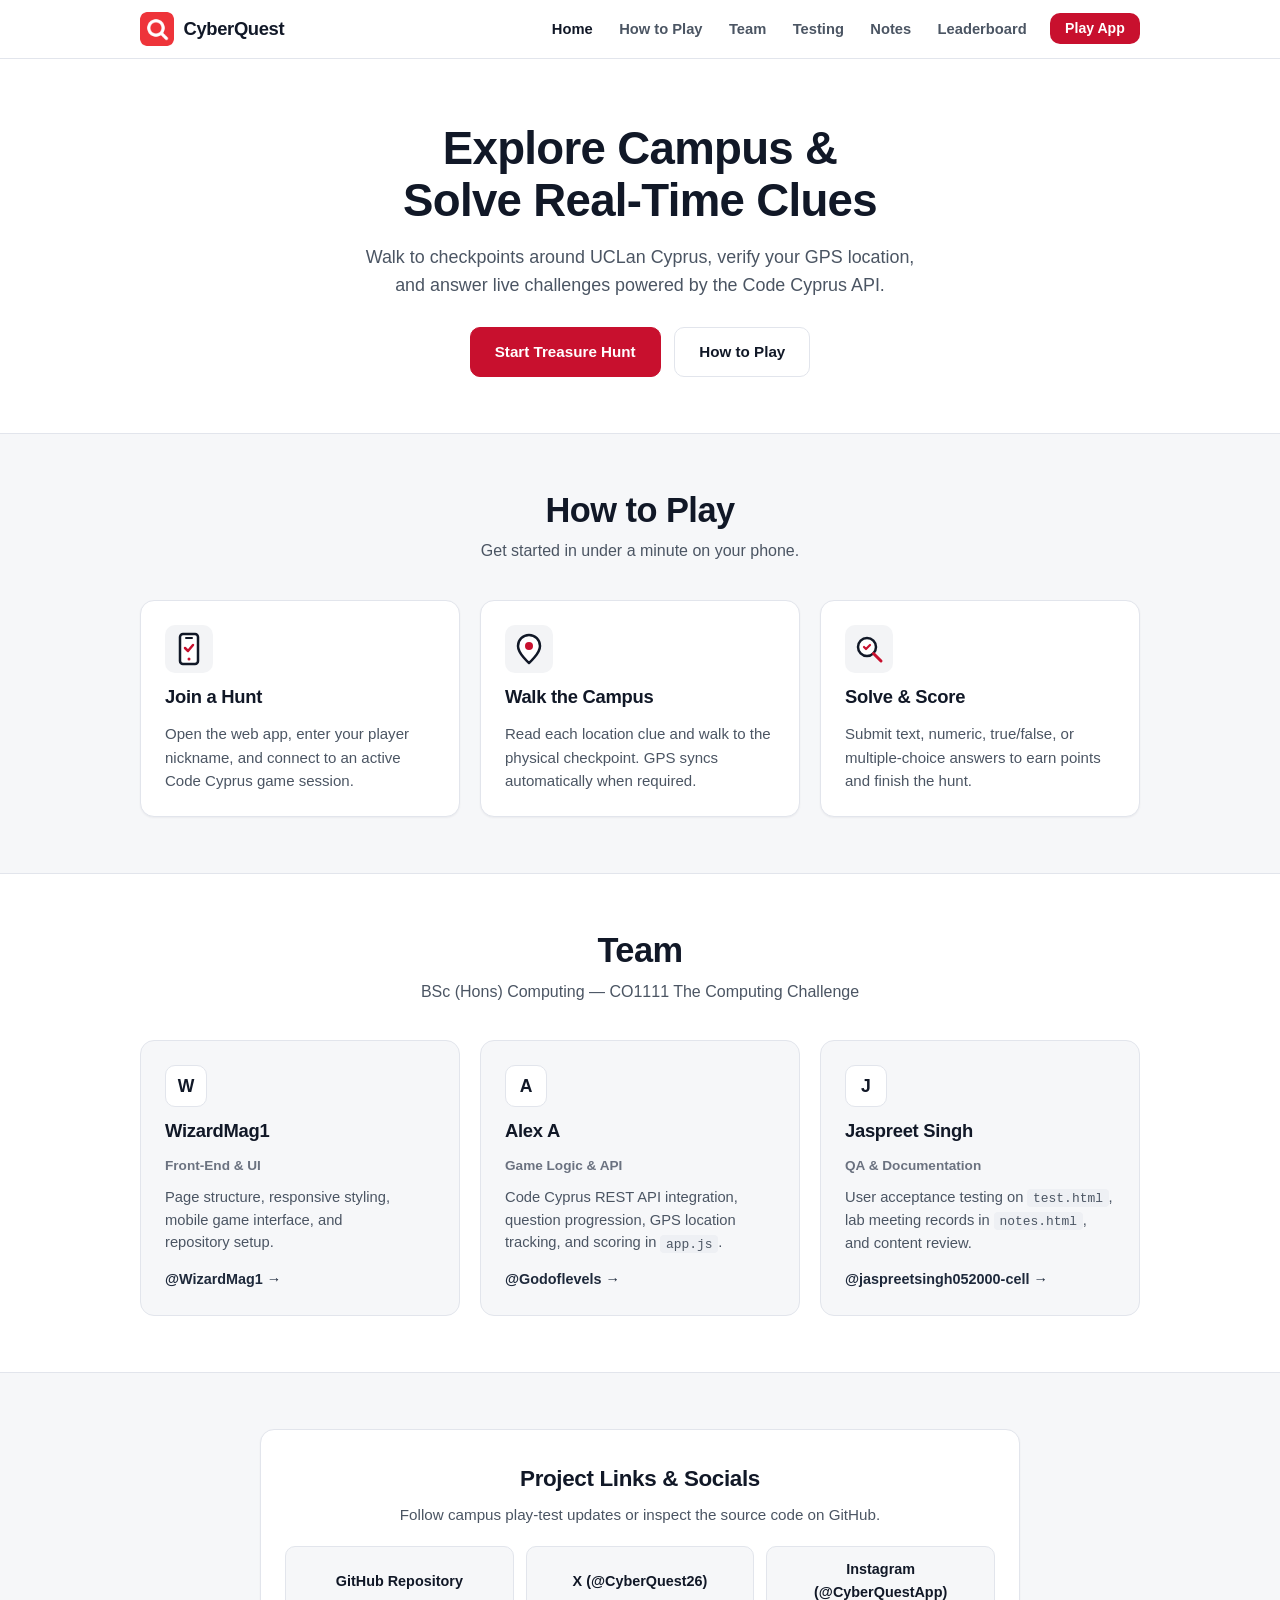
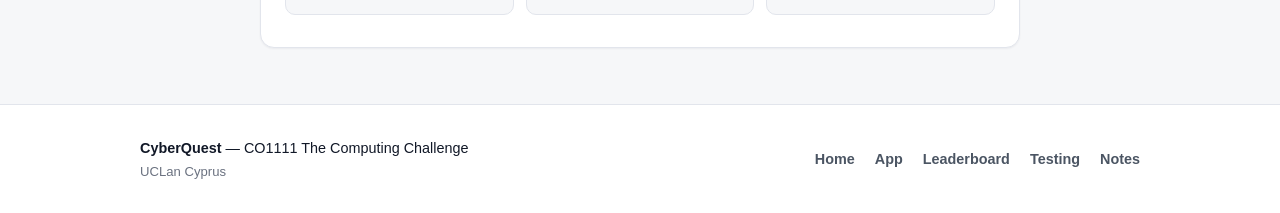
<file: index.html>
<!doctype html>
<html lang="en">

<head>
  <meta charset="UTF-8" />
  <meta name="viewport" content="width=device-width, initial-scale=1.0" />
  <meta name="description"
    content="CyberQuest is a mobile treasure hunt web app built for the CO1111 Computing Challenge at UCLan Cyprus." />
  <meta name="keywords" content="HTML, CSS, JavaScript, CyberQuest, Treasure Hunt, UCLan Cyprus, CO1111" />
  <meta name="theme-color" content="#c8102e" />
  <meta name="author" content="@WizardMag1;@godoflevels;@jaspreetsingh052000-cell" />
  <link rel="manifest" href="manifest.json" />
  <link rel="icon" type="image/png" href="assets/icon-192.png" />
  <link rel="stylesheet" href="css/styles.css" />
  <title>CyberQuest — Campus Treasure Hunt | UCLan Cyprus</title>
</head>

<body>
  <header class="site_header">
    <div class="header_container">
      <div class="site_logo">
        <a href="index.html" class="logo_link">
          <img class="logo_badge" src="assets/icon-192.png" alt="CyberQuest Logo" />
          <span class="logo_text">CyberQuest</span>
        </a>
      </div>

      <nav class="main_nav">
        <ul>
          <li><a href="index.html" class="active_link">Home</a></li>
          <li><a href="#how_it_works">How to Play</a></li>
          <li><a href="#team">Team</a></li>
          <li><a href="test.html">Testing</a></li>
          <li><a href="notes.html">Notes</a></li>
          <li><a href="leaderboard.html">Leaderboard</a></li>
          <li><a href="app.html" class="nav_cta">Play App</a></li>
        </ul>
      </nav>
    </div>
  </header>

  <main>
    <section class="hero_section">
      <div class="hero_container">
        <div class="hero_content">
          <h1 class="hero_title">
            Explore Campus &amp; Solve Real-Time Clues
          </h1>
          <p class="hero_subtitle">
            Walk to checkpoints around UCLan Cyprus, verify your GPS location,
            and answer live challenges powered by the Code Cyprus API.
          </p>
          <div class="hero_buttons">
            <a href="app.html" class="btn_primary">Start Treasure Hunt</a>
            <a href="#how_it_works" class="btn_secondary">How to Play</a>
          </div>
        </div>
      </div>
    </section>

    <section id="how_it_works" class="gameplay_section">
      <div class="container">
        <div class="section_header">
          <h2>How to Play</h2>
          <p class="section_lead">
            Get started in under a minute on your phone.
          </p>
        </div>

        <div class="steps_grid">
          <div class="step_card">
            <img src="assets/step-join.svg" alt="Join a hunt icon" class="step_icon" width="48" height="48" />
            <h3>Join a Hunt</h3>
            <p>
              Open the web app, enter your player nickname, and connect to an
              active Code Cyprus game session.
            </p>
          </div>

          <div class="step_card">
            <img src="assets/step-navigate.svg" alt="Walk campus icon" class="step_icon" width="48" height="48" />
            <h3>Walk the Campus</h3>
            <p>
              Read each location clue and walk to the physical checkpoint. GPS
              syncs automatically when required.
            </p>
          </div>

          <div class="step_card">
            <img src="assets/step-solve.svg" alt="Solve and score icon" class="step_icon" width="48" height="48" />
            <h3>Solve &amp; Score</h3>
            <p>
              Submit text, numeric, true/false, or multiple-choice answers to
              earn points and finish the hunt.
            </p>
          </div>
        </div>
      </div>
    </section>

    <section id="team" class="team_section">
      <div class="container">
        <div class="section_header">
          <h2>Team</h2>
          <p class="section_lead">
            BSc (Hons) Computing — CO1111 The Computing Challenge
          </p>
        </div>

        <div class="team_grid">
          <div class="team_card">
            <div class="team_avatar">W</div>
            <h3 class="team_name">WizardMag1</h3>
            <div class="team_role">Front-End &amp; UI</div>
            <p class="team_bio">
              Page structure, responsive styling, mobile game interface, and
              repository setup.
            </p>
            <a href="https://github.com/WizardMag1" target="_blank" rel="noopener" class="team_link">
              @WizardMag1 &rarr;
            </a>
          </div>

          <div class="team_card">
            <div class="team_avatar">A</div>
            <h3 class="team_name">Alex A</h3>
            <div class="team_role">Game Logic &amp; API</div>
            <p class="team_bio">
              Code Cyprus REST API integration, question progression, GPS
              location tracking, and scoring in <code>app.js</code>.
            </p>
            <a href="https://github.com/Godoflevels" target="_blank" rel="noopener" class="team_link">
              @Godoflevels &rarr;
            </a>
          </div>

          <div class="team_card">
            <div class="team_avatar">J</div>
            <h3 class="team_name">Jaspreet Singh</h3>
            <div class="team_role">QA &amp; Documentation</div>
            <p class="team_bio">
              User acceptance testing on <code>test.html</code>, lab meeting
              records in <code>notes.html</code>, and content review.
            </p>
            <a href="https://github.com/jaspreetsingh052000-cell" target="_blank" rel="noopener" class="team_link">
              @jaspreetsingh052000-cell &rarr;
            </a>
          </div>
        </div>
      </div>
    </section>

    <section id="marketing" class="marketing_section">
      <div class="container">
        <div class="marketing_card">
          <h2>Project Links &amp; Socials</h2>
          <p class="marketing_intro">
            Follow campus play-test updates or inspect the source code on
            GitHub.
          </p>

          <div class="social_links_grid">
            <a href="https://github.com/WizardMag1/CO1111-The-Computing-Challenge" target="_blank" rel="noopener"
              class="social_button">
              GitHub Repository
            </a>
            <a href="https://twitter.com/CyberQuest26" target="_blank" rel="noopener" class="social_button">
              X (@CyberQuest26)
            </a>
            <a href="https://instagram.com/CyberQuestApp" target="_blank" rel="noopener" class="social_button">
              Instagram (@CyberQuestApp)
            </a>
          </div>
        </div>
      </div>
    </section>
  </main>

  <footer class="site_footer">
    <div class="container_footer_container">
      <div class="footer_info">
        <strong>CyberQuest</strong> &mdash; CO1111 The Computing Challenge<br />
        <span class="footer_subtext">UCLan Cyprus</span>
      </div>
      <div class="footer_nav">
        <a href="index.html">Home</a>
        <a href="app.html">App</a>
        <a href="leaderboard.html">Leaderboard</a>
        <a href="test.html">Testing</a>
        <a href="notes.html">Notes</a>
      </div>
    </div>
  </footer>
</body>

</html>
</file>
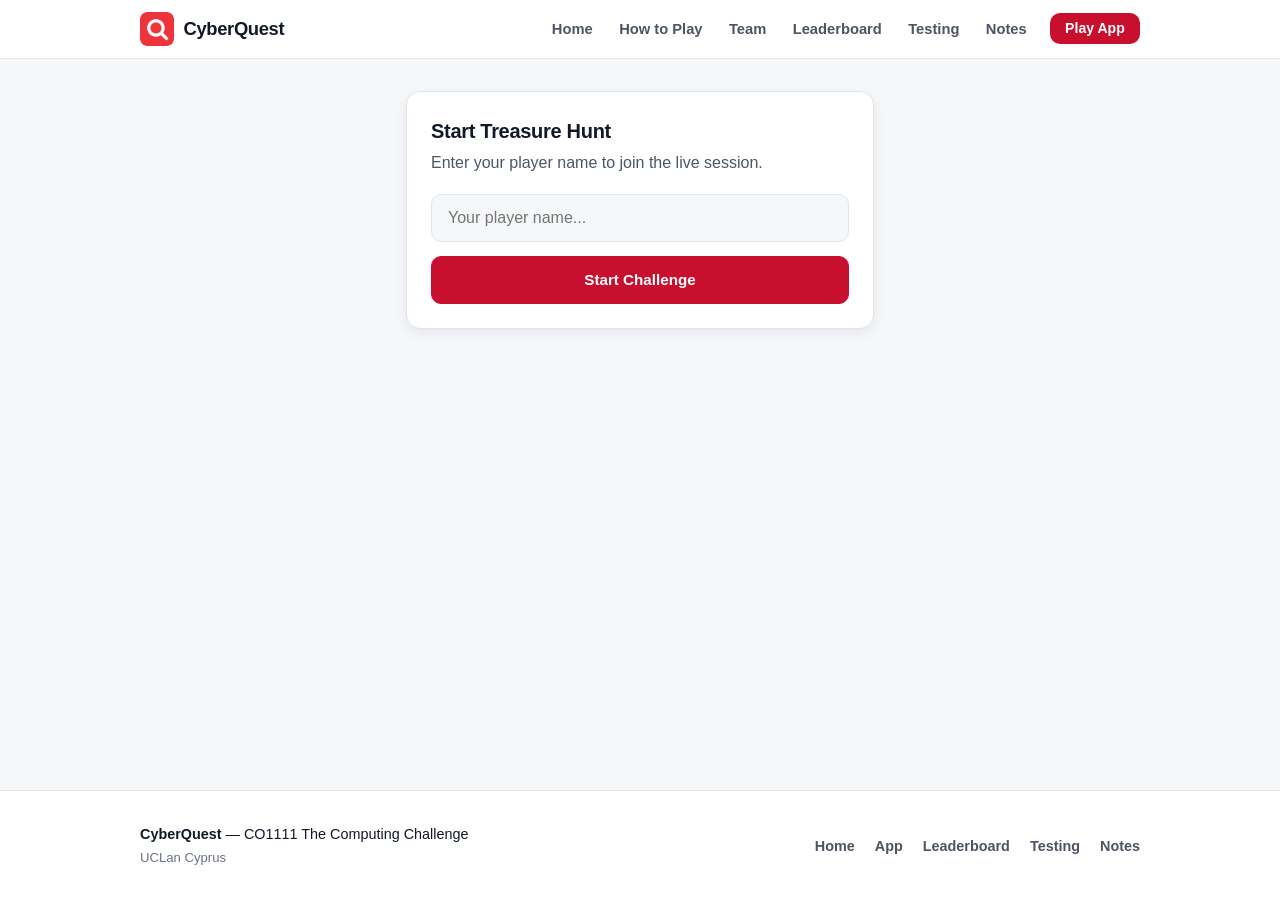
<file: app.html>
<!doctype html>
<html lang="en">

<head>
  <meta charset="UTF-8" />
  <meta name="viewport" content="width=device-width, initial-scale=1.0" />
  <meta name="description" content="CyberQuest Mobile Web App — Play the Code Cyprus Treasure Hunt live on campus." />
  <meta name="author" content="@WizardMag1;@godoflevels;@jaspreetsingh052000-cell" />
  <link rel="manifest" href="manifest.json" />
  <link rel="icon" type="image/png" href="assets/icon-192.png" />
  <meta name="theme-color" content="#c8102e" />
  <link rel="stylesheet" href="css/styles.css" />
  <title>CyberQuest — Play Treasure Hunt | UCLan Cyprus</title>
</head>

<body>
  <header class="site_header">
    <div class="header_container">
      <div class="site_logo">
        <a href="index.html" class="logo_link">
          <img class="logo_badge" src="assets/icon-192.png" alt="CyberQuest Logo" />
          <span class="logo_text">CyberQuest</span>
        </a>
      </div>
      <nav class="main_nav">
        <ul>
          <li><a href="index.html">Home</a></li>
          <li><a href="index.html#how_it_works">How to Play</a></li>
          <li><a href="index.html#team">Team</a></li>
          <li><a href="leaderboard.html">Leaderboard</a></li>
          <li><a href="test.html">Testing</a></li>
          <li><a href="notes.html">Notes</a></li>
          <li><a href="app.html" class="nav_cta">Play App</a></li>
        </ul>
      </nav>
    </div>
  </header>

  <main class="game_viewport">
    <div id="leaderboard" class="leaderboard" hidden></div>
    <div class="clue_card" id="start_screen">
      <div class="card_header">
        <h2>Start Treasure Hunt</h2>
        <p class="section_lead">
          Enter your player name to join the live session.
        </p>
      </div>
      <div id="huntList" class="hunt_list"></div>
      <form id="startForm" class="game_form">
        <input type="text" id="nameInput" class="answer_input" placeholder="Your player name..." autocomplete="off"
          required />
        <button id="startButton" type="submit" class="btn_primary btn_block">
          Start Challenge
        </button>
      </form>
    </div>

    <div id="game" hidden class="clue_card">
      <div class="score_bar">
        <span class="score_label">Current Score</span>
        <span id="score" class="score_value">0</span>
      </div>

      <div class="question_box">
        <p id="question" class="question_text">Loading your question...</p>
      </div>

      <form id="answerForm" class="game_form">
        <input type="text" id="answer" class="answer_input" placeholder="Type your answer..." autocomplete="off"
          required />
        <button type="submit" id="submitAnswer" class="btn_primary btn_block">
          Submit Answer
        </button>
        <div id="choices" class="choices_grid" hidden></div>
        <button type="button" id="skipButton" class="btn_secondary btn_block" hidden>
          Skip Question
        </button>
      </form>
    </div>

    <p id="message" class="feedback_banner"></p>
  </main>

  <footer class="site_footer">
    <div class="container_footer_container">
      <div class="footer_info">
        <strong>CyberQuest</strong> &mdash; CO1111 The Computing Challenge<br />
        <span class="footer_subtext">UCLan Cyprus</span>
      </div>
      <div class="footer_nav">
        <a href="index.html">Home</a>
        <a href="app.html">App</a>
        <a href="leaderboard.html">Leaderboard</a>
        <a href="test.html">Testing</a>
        <a href="notes.html">Notes</a>
      </div>
    </div>
  </footer>

  <script src="app.js"></script>
</body>

</html>
</file>
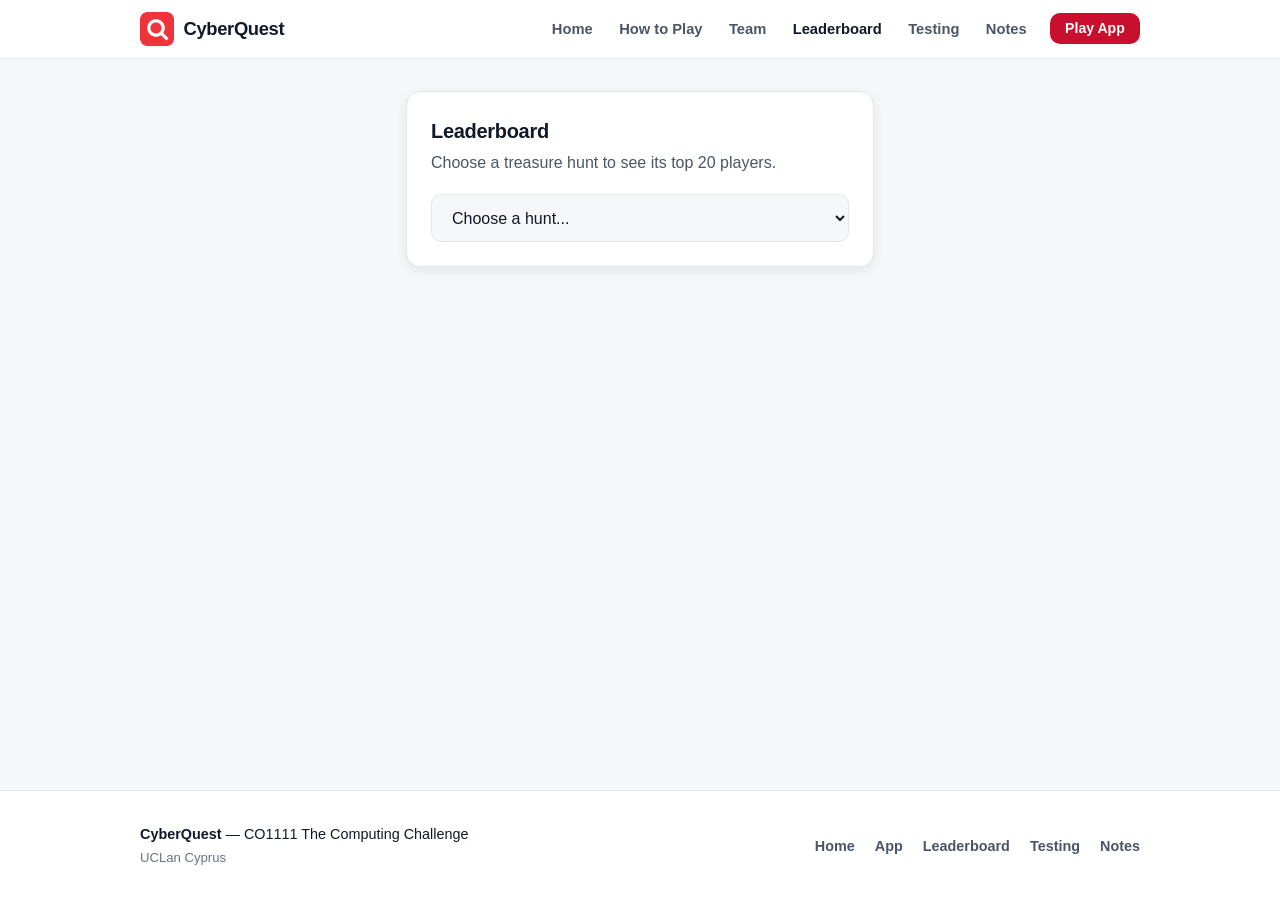
<file: leaderboard.html>
<!doctype html>
<html lang="en">

<head>
  <meta charset="UTF-8" />
  <meta name="viewport" content="width=device-width, initial-scale=1.0" />
  <meta name="description" content="CyberQuest Leaderboard: see the top 20 players of any treasure hunt." />
  <meta name="author" content="@WizardMag1;@godoflevels;@jaspreetsingh052000-cell" />
  <meta name="theme-color" content="#c8102e" />
  <link rel="manifest" href="manifest.json" />
  <link rel="icon" type="image/png" href="assets/icon-192.png" />
  <link rel="stylesheet" href="css/styles.css" />
  <title>CyberQuest — Leaderboard | UCLan Cyprus</title>
</head>

<body>
  <header class="site_header">
    <div class="header_container">
      <div class="site_logo">
        <a href="index.html" class="logo_link">
          <img class="logo_badge" src="assets/icon-192.png" alt="CyberQuest Logo" />
          <span class="logo_text">CyberQuest</span>
        </a>
      </div>
      <nav class="main_nav">
        <ul>
          <li><a href="index.html">Home</a></li>
          <li><a href="index.html#how_it_works">How to Play</a></li>
          <li><a href="index.html#team">Team</a></li>
          <li><a href="leaderboard.html" class="active_link">Leaderboard</a></li>
          <li><a href="test.html">Testing</a></li>
          <li><a href="notes.html">Notes</a></li>
          <li><a href="app.html" class="nav_cta">Play App</a></li>
        </ul>
      </nav>
    </div>
  </header>

  <main class="game_viewport">
    <div class="clue_card">
      <div class="card_header">
        <h2>Leaderboard</h2>
        <p class="section_lead">Choose a treasure hunt to see its top 20 players.</p>
      </div>
      <select id="huntSelect" class="answer_input">
        <option value="">Choose a hunt...</option>
      </select>
    </div>

    <p id="leaderboardMessage" class="feedback_banner"></p>
    <div id="leaderboard" class="leaderboard" hidden></div>
  </main>

  <footer class="site_footer">
    <div class="container_footer_container">
      <div class="footer_info">
        <strong>CyberQuest</strong> &mdash; CO1111 The Computing Challenge<br />
        <span class="footer_subtext">UCLan Cyprus</span>
      </div>
      <div class="footer_nav">
        <a href="index.html">Home</a>
        <a href="app.html">App</a>
        <a href="leaderboard.html">Leaderboard</a>
        <a href="test.html">Testing</a>
        <a href="notes.html">Notes</a>
      </div>
    </div>
  </footer>

  <script src="leaderboard.js"></script>
</body>

</html>
</file>
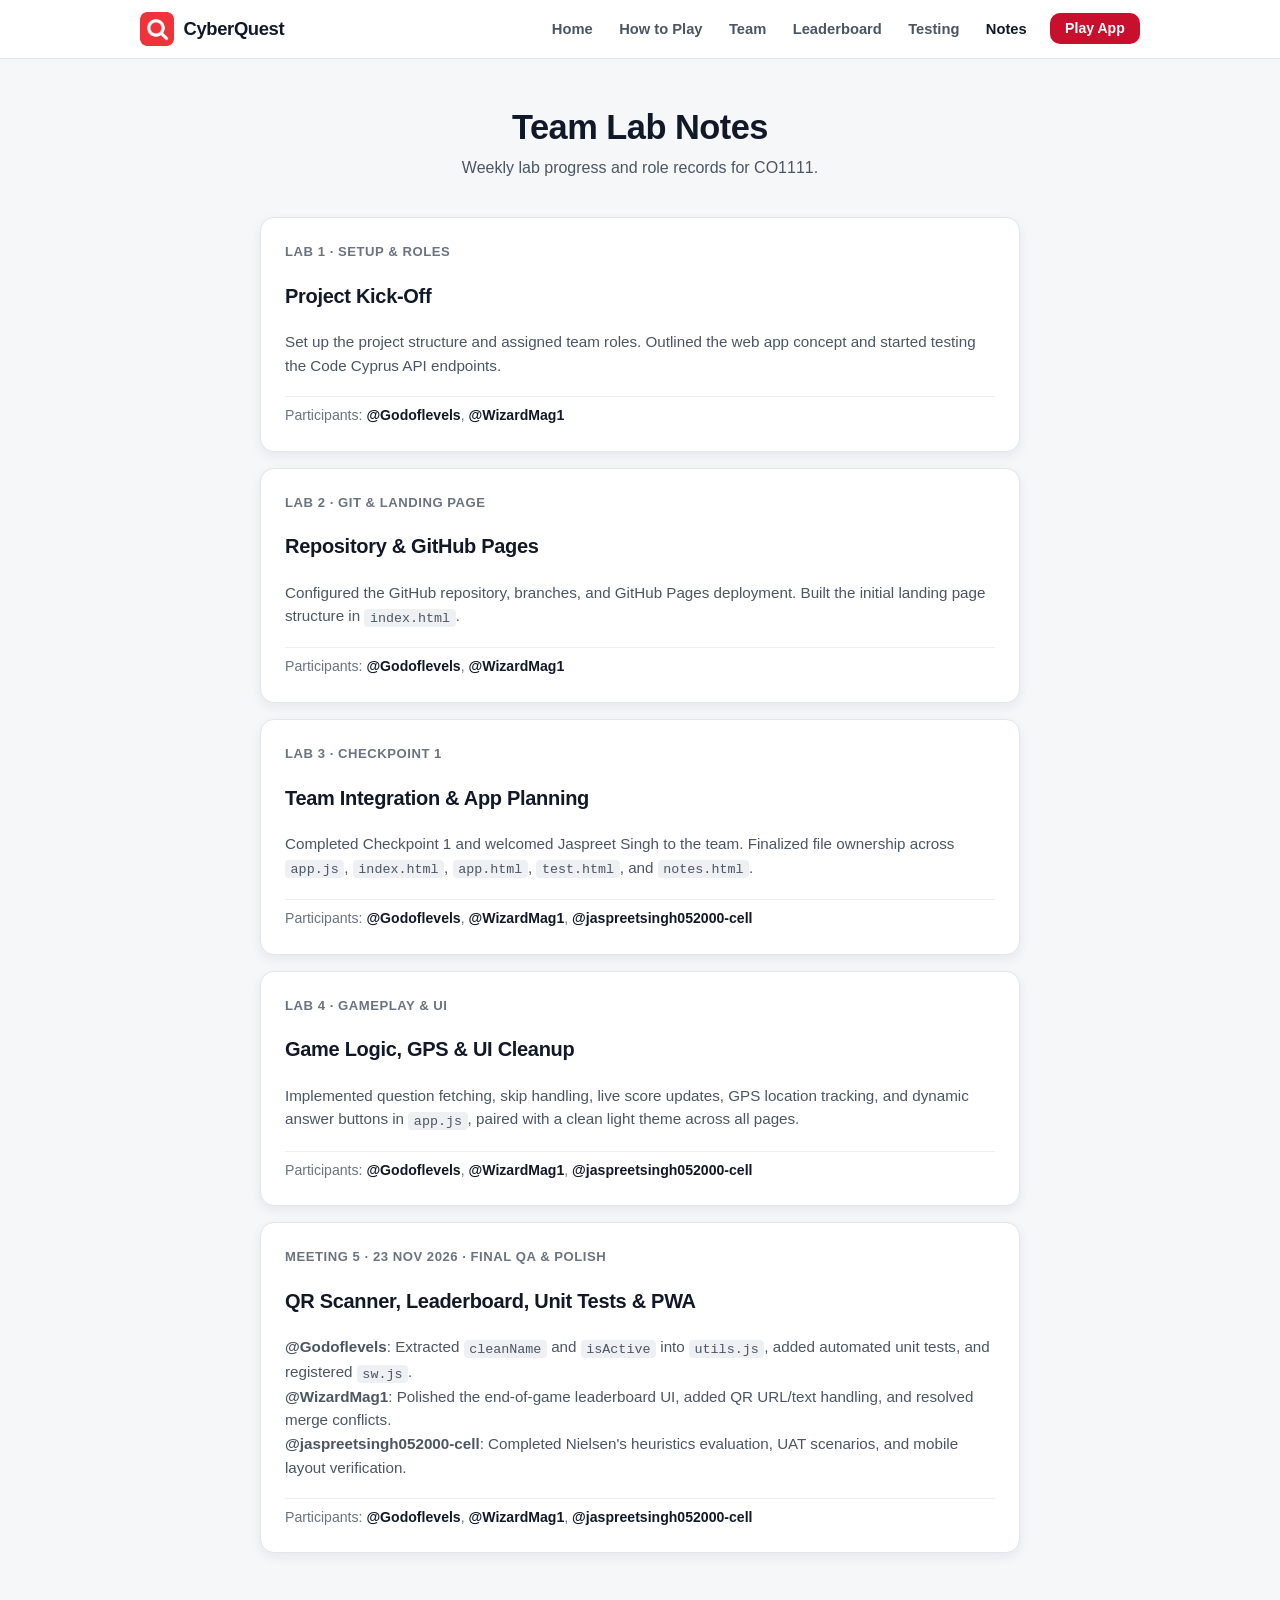
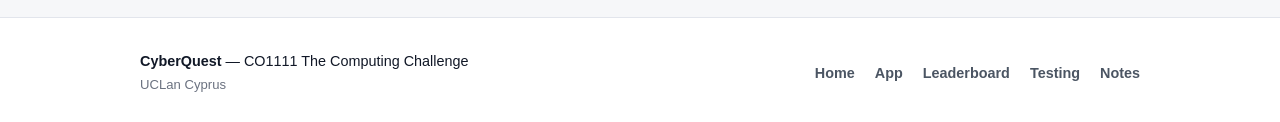
<file: notes.html>
<!doctype html>
<html lang="en">
  <head>
    <meta charset="UTF-8" />
    <meta name="viewport" content="width=device-width, initial-scale=1.0" />
    <meta
      name="description"
      content="CyberQuest Team Meeting Notes — CO1111 The Computing Challenge at UCLan Cyprus."
    />
    <meta
      name="author"
      content="@WizardMag1;@godoflevels;@jaspreetsingh052000-cell"
    />
    <link rel="icon" type="image/png" href="assets/icon-192.png" />
    <link rel="manifest" href="manifest.json" />
    <meta name="theme-color" content="#c8102e" />
    <link rel="stylesheet" href="css/styles.css" />
    <title>CyberQuest — Team Notes | UCLan Cyprus</title>
  </head>

  <body>
    <header class="site_header">
      <div class="header_container">
        <div class="site_logo">
          <a href="index.html" class="logo_link">
            <img
              class="logo_badge"
              src="assets/icon-192.png"
              alt="CyberQuest Logo"
            />
            <span class="logo_text">CyberQuest</span>
          </a>
        </div>
        <nav class="main_nav">
          <ul>
            <li><a href="index.html">Home</a></li>
            <li><a href="index.html#how_it_works">How to Play</a></li>
            <li><a href="index.html#team">Team</a></li>
            <li><a href="leaderboard.html">Leaderboard</a></li>
            <li><a href="test.html">Testing</a></li>
            <li><a href="notes.html" class="active_link">Notes</a></li>
            <li><a href="app.html" class="nav_cta">Play App</a></li>
          </ul>
        </nav>
      </div>
    </header>

    <main>
      <section class="page_section">
        <div class="container">
          <div class="section_header">
            <h1>Team Lab Notes</h1>
            <p class="section_lead">
              Weekly lab progress and role records for CO1111.
            </p>
          </div>

          <div class="notes_stack">
            <article class="clue_card">
              <div class="note_meta">Lab 1 &middot; Setup &amp; Roles</div>
              <h2>Project Kick-Off</h2>
              <p class="note_body">
                Set up the project structure and assigned team roles. Outlined
                the web app concept and started testing the Code Cyprus API
                endpoints.
              </p>
              <div class="note_members">
                Participants:
                <a
                  href="https://github.com/Godoflevels"
                  target="_blank"
                  rel="noopener"
                  >@Godoflevels</a
                >,
                <a
                  href="https://github.com/WizardMag1"
                  target="_blank"
                  rel="noopener"
                  >@WizardMag1</a
                >
              </div>
            </article>

            <article class="clue_card">
              <div class="note_meta">Lab 2 &middot; Git &amp; Landing Page</div>
              <h2>Repository &amp; GitHub Pages</h2>
              <p class="note_body">
                Configured the GitHub repository, branches, and GitHub Pages
                deployment. Built the initial landing page structure in
                <code>index.html</code>.
              </p>
              <div class="note_members">
                Participants:
                <a
                  href="https://github.com/Godoflevels"
                  target="_blank"
                  rel="noopener"
                  >@Godoflevels</a
                >,
                <a
                  href="https://github.com/WizardMag1"
                  target="_blank"
                  rel="noopener"
                  >@WizardMag1</a
                >
              </div>
            </article>

            <article class="clue_card">
              <div class="note_meta">Lab 3 &middot; Checkpoint 1</div>
              <h2>Team Integration &amp; App Planning</h2>
              <p class="note_body">
                Completed Checkpoint 1 and welcomed Jaspreet Singh to the team.
                Finalized file ownership across <code>app.js</code>,
                <code>index.html</code>, <code>app.html</code>,
                <code>test.html</code>, and <code>notes.html</code>.
              </p>
              <div class="note_members">
                Participants:
                <a
                  href="https://github.com/Godoflevels"
                  target="_blank"
                  rel="noopener"
                  >@Godoflevels</a
                >,
                <a
                  href="https://github.com/WizardMag1"
                  target="_blank"
                  rel="noopener"
                  >@WizardMag1</a
                >,
                <a
                  href="https://github.com/jaspreetsingh052000-cell"
                  target="_blank"
                  rel="noopener"
                  >@jaspreetsingh052000-cell</a
                >
              </div>
            </article>

            <article class="clue_card">
              <div class="note_meta">Lab 4 &middot; Gameplay &amp; UI</div>
              <h2>Game Logic, GPS &amp; UI Cleanup</h2>
              <p class="note_body">
                Implemented question fetching, skip handling, live score
                updates, GPS location tracking, and dynamic answer buttons in
                <code>app.js</code>, paired with a clean light theme across all
                pages.
              </p>
              <div class="note_members">
                Participants:
                <a
                  href="https://github.com/Godoflevels"
                  target="_blank"
                  rel="noopener"
                  >@Godoflevels</a
                >,
                <a
                  href="https://github.com/WizardMag1"
                  target="_blank"
                  rel="noopener"
                  >@WizardMag1</a
                >,
                <a
                  href="https://github.com/jaspreetsingh052000-cell"
                  target="_blank"
                  rel="noopener"
                  >@jaspreetsingh052000-cell</a
                >
              </div>
            </article>

            <article class="clue_card">
              <div class="note_meta">Meeting 5 &middot; 23 Nov 2026 &middot; Final QA &amp; Polish</div>
              <h2>QR Scanner, Leaderboard, Unit Tests &amp; PWA</h2>
              <p class="note_body">
                <strong>@Godoflevels</strong>: Extracted <code>cleanName</code> and
                <code>isActive</code> into <code>utils.js</code>, added automated unit tests,
                and registered <code>sw.js</code>.<br />
                <strong>@WizardMag1</strong>: Polished the end-of-game leaderboard UI,
                added QR URL/text handling, and resolved merge conflicts.<br />
                <strong>@jaspreetsingh052000-cell</strong>: Completed Nielsen's heuristics
                evaluation, UAT scenarios, and mobile layout verification.
              </p>
              <div class="note_members">
                Participants:
                <a
                  href="https://github.com/Godoflevels"
                  target="_blank"
                  rel="noopener"
                  >@Godoflevels</a
                >,
                <a
                  href="https://github.com/WizardMag1"
                  target="_blank"
                  rel="noopener"
                  >@WizardMag1</a
                >,
                <a
                  href="https://github.com/jaspreetsingh052000-cell"
                  target="_blank"
                  rel="noopener"
                  >@jaspreetsingh052000-cell</a
                >
              </div>
            </article>
          </div>
        </div>
      </section>
    </main>

    <footer class="site_footer">
      <div class="container_footer_container">
        <div class="footer_info">
          <strong>CyberQuest</strong> &mdash; CO1111 The Computing Challenge<br />
          <span class="footer_subtext">UCLan Cyprus</span>
        </div>
        <div class="footer_nav">
          <a href="index.html">Home</a>
          <a href="app.html">App</a>
          <a href="leaderboard.html">Leaderboard</a>
          <a href="test.html">Testing</a>
          <a href="notes.html">Notes</a>
        </div>
      </div>
    </footer>
  </body>
</html>
</file>
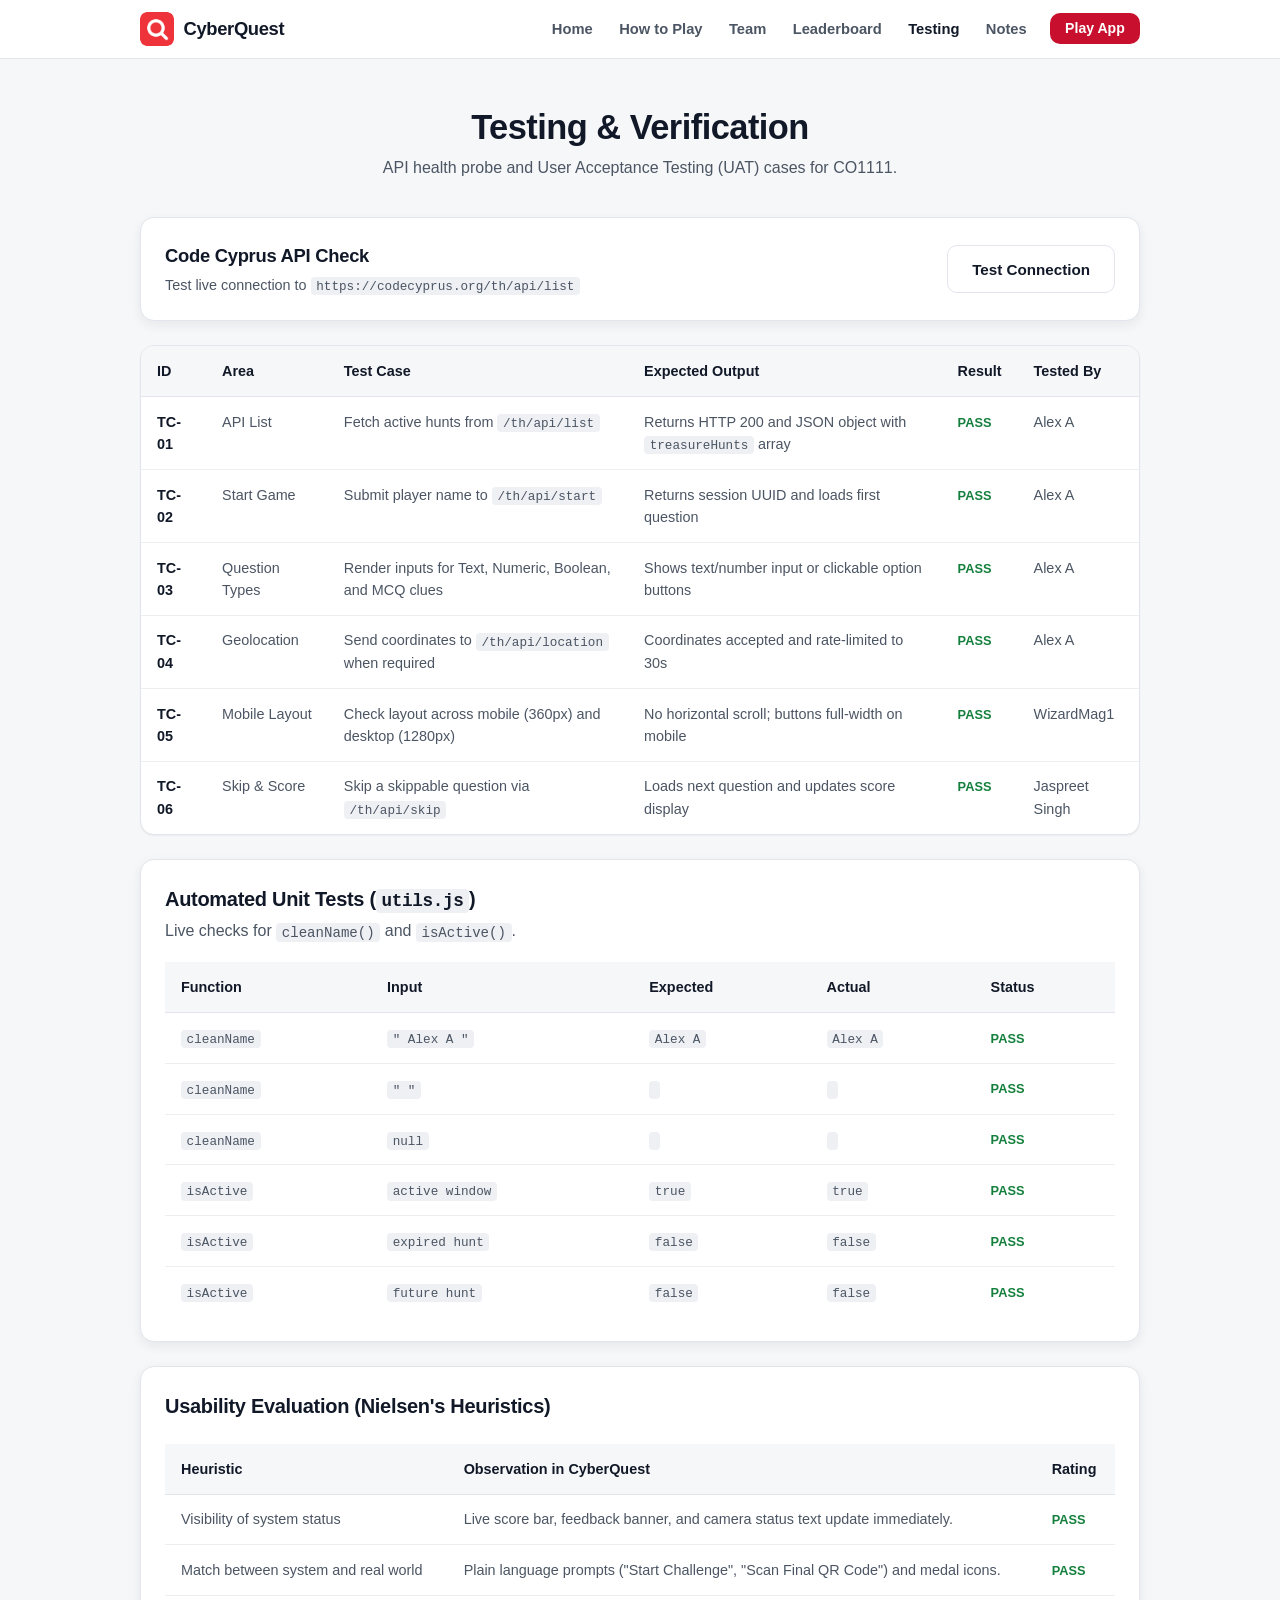
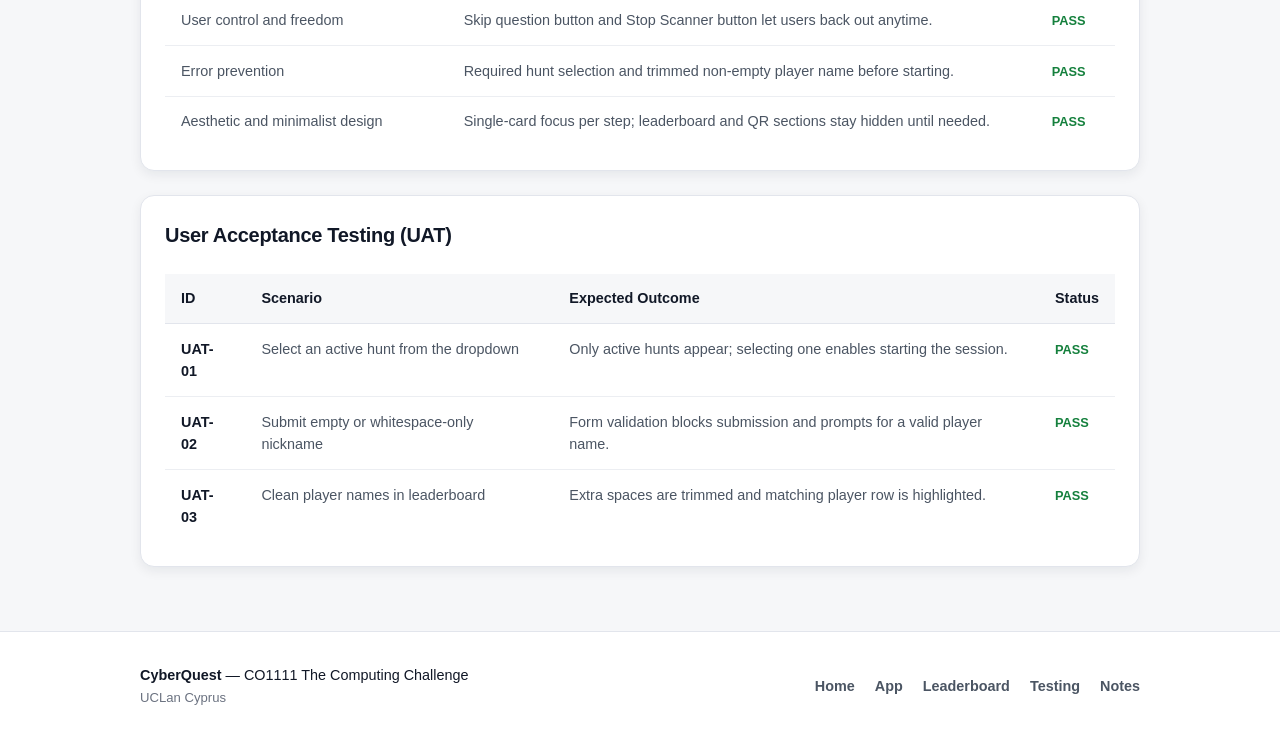
<file: test.html>
<!doctype html>
<html lang="en">
  <head>
    <meta charset="UTF-8" />
    <meta name="viewport" content="width=device-width, initial-scale=1.0" />
    <meta
      name="description"
      content="CyberQuest Testing & User Acceptance Verification — CO1111 The Computing Challenge at UCLan Cyprus."
    />
    <meta
      name="author"
      content="@WizardMag1;@godoflevels;@jaspreetsingh052000-cell"
    />
    <link rel="icon" type="image/png" href="assets/icon-192.png" />
    <link rel="manifest" href="manifest.json" />
    <meta name="theme-color" content="#c8102e" />
    <link rel="stylesheet" href="css/styles.css" />
    <title>CyberQuest — Testing &amp; UAT | UCLan Cyprus</title>
  </head>

  <body>
    <header class="site_header">
      <div class="header_container">
        <div class="site_logo">
          <a href="index.html" class="logo_link">
            <img
              class="logo_badge"
              src="assets/icon-192.png"
              alt="CyberQuest Logo"
            />
            <span class="logo_text">CyberQuest</span>
          </a>
        </div>
        <nav class="main_nav">
          <ul>
            <li><a href="index.html">Home</a></li>
            <li><a href="index.html#how_it_works">How to Play</a></li>
            <li><a href="index.html#team">Team</a></li>
            <li><a href="leaderboard.html">Leaderboard</a></li>
            <li><a href="test.html" class="active_link">Testing</a></li>
            <li><a href="notes.html">Notes</a></li>
            <li><a href="app.html" class="nav_cta">Play App</a></li>
          </ul>
        </nav>
      </div>
    </header>

    <main>
      <section class="page_section">
        <div class="container">
          <div class="section_header">
            <h1>Testing &amp; Verification</h1>
            <p class="section_lead">
              API health probe and User Acceptance Testing (UAT) cases for
              CO1111.
            </p>
          </div>

          <div class="page_stack">
            <div class="clue_card">
              <div class="probe_row">
                <div class="probe_info">
                  <h2>Code Cyprus API Check</h2>
                  <p>
                    Test live connection to
                    <code>https://codecyprus.org/th/api/list</code>
                  </p>
                </div>
                <button
                  id="probe_button"
                  type="button"
                  class="btn_secondary"
                  onclick="runApiProbe()"
                >
                  Test Connection
                </button>
              </div>
              <div id="probe_result" class="probe_output" hidden></div>
            </div>

            <div class="requirements_table">
              <table>
                <thead>
                  <tr>
                    <th>ID</th>
                    <th>Area</th>
                    <th>Test Case</th>
                    <th>Expected Output</th>
                    <th>Result</th>
                    <th>Tested By</th>
                  </tr>
                </thead>
                <tbody>
                  <tr>
                    <td><strong>TC-01</strong></td>
                    <td>API List</td>
                    <td>Fetch active hunts from <code>/th/api/list</code></td>
                    <td>Returns HTTP 200 and JSON object with <code>treasureHunts</code> array</td>
                    <td><span class="status_pass">PASS</span></td>
                    <td>Alex A</td>
                  </tr>
                  <tr>
                    <td><strong>TC-02</strong></td>
                    <td>Start Game</td>
                    <td>
                      Submit player name to <code>/th/api/start</code>
                    </td>
                    <td>Returns session UUID and loads first question</td>
                    <td><span class="status_pass">PASS</span></td>
                    <td>Alex A</td>
                  </tr>
                  <tr>
                    <td><strong>TC-03</strong></td>
                    <td>Question Types</td>
                    <td>
                      Render inputs for Text, Numeric, Boolean, and MCQ clues
                    </td>
                    <td>
                      Shows text/number input or clickable option buttons
                    </td>
                    <td><span class="status_pass">PASS</span></td>
                    <td>Alex A</td>
                  </tr>
                  <tr>
                    <td><strong>TC-04</strong></td>
                    <td>Geolocation</td>
                    <td>
                      Send coordinates to <code>/th/api/location</code> when
                      required
                    </td>
                    <td>Coordinates accepted and rate-limited to 30s</td>
                    <td><span class="status_pass">PASS</span></td>
                    <td>Alex A</td>
                  </tr>
                  <tr>
                    <td><strong>TC-05</strong></td>
                    <td>Mobile Layout</td>
                    <td>
                      Check layout across mobile (360px) and desktop (1280px)
                    </td>
                    <td>No horizontal scroll; buttons full-width on mobile</td>
                    <td><span class="status_pass">PASS</span></td>
                    <td>WizardMag1</td>
                  </tr>
                  <tr>
                    <td><strong>TC-06</strong></td>
                    <td>Skip &amp; Score</td>
                    <td>
                      Skip a skippable question via <code>/th/api/skip</code>
                    </td>
                    <td>Loads next question and updates score display</td>
                    <td><span class="status_pass">PASS</span></td>
                    <td>Jaspreet Singh</td>
                  </tr>
                </tbody>
              </table>
            </div>
          </div>

          <div class="clue_card" style="margin-top: 1.5rem">
            <div class="card_header">
              <h2>Automated Unit Tests (<code>utils.js</code>)</h2>
              <p class="section_lead">
                Live checks for <code>cleanName()</code> and <code>isActive()</code>.
              </p>
            </div>
            <div class="table_wrap">
              <table class="test_table">
                <thead>
                  <tr>
                    <th>Function</th>
                    <th>Input</th>
                    <th>Expected</th>
                    <th>Actual</th>
                    <th>Status</th>
                  </tr>
                </thead>
                <tbody id="unitTestResults"></tbody>
              </table>
            </div>
          </div>

          <div class="clue_card" style="margin-top: 1.5rem">
            <div class="card_header">
              <h2>Usability Evaluation (Nielsen's Heuristics)</h2>
            </div>
            <div class="table_wrap">
              <table class="test_table">
                <thead>
                  <tr>
                    <th>Heuristic</th>
                    <th>Observation in CyberQuest</th>
                    <th>Rating</th>
                  </tr>
                </thead>
                <tbody>
                  <tr>
                    <td>Visibility of system status</td>
                    <td>Live score bar, feedback banner, and camera status text update immediately.</td>
                    <td><span class="status_pass">PASS</span></td>
                  </tr>
                  <tr>
                    <td>Match between system and real world</td>
                    <td>Plain language prompts ("Start Challenge", "Scan Final QR Code") and medal icons.</td>
                    <td><span class="status_pass">PASS</span></td>
                  </tr>
                  <tr>
                    <td>User control and freedom</td>
                    <td>Skip question button and Stop Scanner button let users back out anytime.</td>
                    <td><span class="status_pass">PASS</span></td>
                  </tr>
                  <tr>
                    <td>Error prevention</td>
                    <td>Required hunt selection and trimmed non-empty player name before starting.</td>
                    <td><span class="status_pass">PASS</span></td>
                  </tr>
                  <tr>
                    <td>Aesthetic and minimalist design</td>
                    <td>Single-card focus per step; leaderboard and QR sections stay hidden until needed.</td>
                    <td><span class="status_pass">PASS</span></td>
                  </tr>
                </tbody>
              </table>
            </div>
          </div>

          <div class="clue_card" style="margin-top: 1.5rem">
            <div class="card_header">
              <h2>User Acceptance Testing (UAT)</h2>
            </div>
            <div class="table_wrap">
              <table class="test_table">
                <thead>
                  <tr>
                    <th>ID</th>
                    <th>Scenario</th>
                    <th>Expected Outcome</th>
                    <th>Status</th>
                  </tr>
                </thead>
                <tbody>
                  <tr>
                    <td><strong>UAT-01</strong></td>
                    <td>Select an active hunt from the dropdown</td>
                    <td>Only active hunts appear; selecting one enables starting the session.</td>
                    <td><span class="status_pass">PASS</span></td>
                  </tr>
                  <tr>
                    <td><strong>UAT-02</strong></td>
                    <td>Submit empty or whitespace-only nickname</td>
                    <td>Form validation blocks submission and prompts for a valid player name.</td>
                    <td><span class="status_pass">PASS</span></td>
                  </tr>
                  <tr>
                    <td><strong>UAT-03</strong></td>
                    <td>Clean player names in leaderboard</td>
                    <td>Extra spaces are trimmed and matching player row is highlighted.</td>
                    <td><span class="status_pass">PASS</span></td>
                  </tr>
                </tbody>
              </table>
            </div>
          </div>
        </div>
      </section>
    </main>
    <script src="utils.js"></script>
    <script>
      function addTestRow(tbody, functionName, inputText, expected, actual) {
        const tr = document.createElement("tr");
        const passed = actual === expected;

        let statusClass = "status_fail";
        let statusText = "FAIL";
        if (passed) {
          statusClass = "status_pass";
          statusText = "PASS";
        }

        tr.innerHTML =
          "<td><code>" + functionName + "</code></td>" +
          "<td><code>" + inputText + "</code></td>" +
          "<td><code>" + String(expected) + "</code></td>" +
          "<td><code>" + String(actual) + "</code></td>" +
          '<td><span class="' + statusClass + '">' + statusText + "</span></td>";

        tbody.appendChild(tr);
      }

      function runUnitTests() {
        const tbody = document.getElementById("unitTestResults");
        if (!tbody) {
          return;
        }

        const now = 1700000000000;

        addTestRow(tbody, "cleanName", '"  Alex   A  "', "Alex A", cleanName("  Alex   A  "));
        addTestRow(tbody, "cleanName", '"   "', "", cleanName("   "));
        addTestRow(tbody, "cleanName", "null", "", cleanName(null));

        const activeHunt = { startsOn: now - 1000, endsOn: now + 1000 };
        const expiredHunt = { startsOn: now - 5000, endsOn: now - 1000 };
        const futureHunt = { startsOn: now + 1000, endsOn: now + 5000 };

        addTestRow(tbody, "isActive", "active window", true, isActive(activeHunt, now));
        addTestRow(tbody, "isActive", "expired hunt", false, isActive(expiredHunt, now));
        addTestRow(tbody, "isActive", "future hunt", false, isActive(futureHunt, now));
      }

      runUnitTests();
    </script>

    <footer class="site_footer">
      <div class="container_footer_container">
        <div class="footer_info">
          <strong>CyberQuest</strong> &mdash; CO1111 The Computing Challenge<br />
          <span class="footer_subtext">UCLan Cyprus</span>
        </div>
        <div class="footer_nav">
          <a href="index.html">Home</a>
          <a href="app.html">App</a>
          <a href="leaderboard.html">Leaderboard</a>
          <a href="test.html">Testing</a>
          <a href="notes.html">Notes</a>
        </div>
      </div>
    </footer>

    <script>
      async function runApiProbe() {
        const btn = document.getElementById("probe_button");
        const resBox = document.getElementById("probe_result");
        btn.disabled = true;
        btn.textContent = "Testing...";
        resBox.hidden = false;
        resBox.className = "probe_output";
        resBox.textContent = "Connecting to https://codecyprus.org/th/api/list...";

        try {
          const start = performance.now();
          const res = await fetch("https://codecyprus.org/th/api/list");
          const elapsed = Math.round(performance.now() - start);
          const data = await res.json();

          if (data.status === "OK") {
            resBox.className = "probe_output probe_ok";
            resBox.textContent =
              `OK (${elapsed}ms) — Found ${data.treasureHunts ? data.treasureHunts.length : 0} hunts. ` +
              `First hunt: "${data.treasureHunts && data.treasureHunts[0] ? data.treasureHunts[0].name : "N/A"}"`;
          } else {
            resBox.className = "probe_output probe_err";
            resBox.textContent = `Server status: ${data.status}`;
          }
        } catch (err) {
          resBox.className = "probe_output probe_err";
          resBox.textContent = `Connection failed: ${err.message}`;
        } finally {
          btn.disabled = false;
          btn.textContent = "Test Connection";
        }
      }
    </script>
  </body>
</html>
</file>
<file: css/styles.css>
/* CyberQuest Stylesheet — CO1111 The Computing Challenge */

:root {
    --bg_main: #f6f7f9;
    --bg_card: #ffffff;
    --bg_subtle: #eef0f4;

    --border_color: #e2e5ec;
    --border_subtle: #eceef2;

    --text_main: #111827;
    --text_muted: #4b5563;
    --text_dim: #6b7280;

    --brand_primary: #c8102e;
    --brand_primary_hover: #a50d26;
    --brand_navy: #1e293b;
    --accent_green: #15803d;

    --shadow_sm: 0 1px 2px rgba(17, 24, 39, 0.05);
    --shadow_md: 0 4px 12px rgba(17, 24, 39, 0.07);

    --font_sans: -apple-system, BlinkMacSystemFont, "Segoe UI", Roboto, Arial, sans-serif;
    --font_mono: ui-monospace, SFMono-Regular, Menlo, Consolas, monospace;

    --radius_sm: 6px;
    --radius_md: 10px;
    --radius_lg: 14px;
}

*,
*::before,
*::after {
    box-sizing: border-box;
    margin: 0;
    padding: 0;
}

html {
    scroll-behavior: smooth;
    scroll-padding-top: 5rem;
    accent-color: var(--brand_primary);
}

body {
    font-family: var(--font_sans);
    background-color: var(--bg_main);
    color: var(--text_main);
    line-height: 1.55;
    min-height: 100vh;
    display: flex;
    flex-direction: column;
    -webkit-font-smoothing: antialiased;
}

h1,
h2,
h3,
h4 {
    color: var(--text_main);
    text-wrap: balance;
    font-weight: 700;
    letter-spacing: -0.015em;
}

p {
    text-wrap: pretty;
}

a {
    color: var(--brand_navy);
    text-decoration: none;
    transition: color 0.15s ease;
}

a:hover {
    color: var(--brand_primary);
}

:focus-visible {
    outline: 2px solid var(--brand_primary);
    outline-offset: 2px;
}

.container {
    width: 100%;
    max-width: 1040px;
    margin: 0 auto;
    padding: 0 1.25rem;
}

/* Header & Navigation */
.site_header {
    position: sticky;
    top: 0;
    z-index: 100;
    background-color: var(--bg_card);
    border-bottom: 1px solid var(--border_color);
    padding: 0.75rem 0;
}

.header_container {
    display: flex;
    justify-content: space-between;
    align-items: center;
    max-width: 1040px;
    margin: 0 auto;
    padding: 0 1.25rem;
    gap: 1rem;
}

.site_logo {
    display: flex;
    align-items: center;
}

.logo_link {
    display: inline-flex;
    align-items: center;
    gap: 0.6rem;
    color: var(--text_main);
}

.logo_badge {
    width: 34px;
    height: 34px;
    border-radius: var(--radius_sm);
    display: block;
}

.logo_text {
    font-size: 1.15rem;
    font-weight: 800;
    color: var(--text_main);
    letter-spacing: -0.02em;
}

.main_nav ul {
    display: flex;
    align-items: center;
    gap: 1.25rem;
    list-style: none;
    flex-wrap: wrap;
}

.main_nav a {
    color: var(--text_muted);
    font-size: 0.92rem;
    font-weight: 600;
    padding: 0.35rem 0.2rem;
}

.main_nav a:hover,
.main_nav a.active_link {
    color: var(--text_main);
}

.nav_cta {
    background-color: var(--brand_primary) !important;
    color: #ffffff !important;
    padding: 0.45rem 0.95rem !important;
    border-radius: var(--radius_md);
    font-weight: 700 !important;
    font-size: 0.88rem !important;
}

.nav_cta:hover {
    background-color: var(--brand_primary_hover) !important;
}

.btn_primary,
.btn_secondary {
    display: inline-flex;
    align-items: center;
    justify-content: center;
    padding: 0.75rem 1.5rem;
    font-size: 0.95rem;
    font-weight: 700;
    font-family: inherit;
    border-radius: var(--radius_md);
    cursor: pointer;
    min-height: 48px;
    transition: background-color 0.15s ease, border-color 0.15s ease;
    text-decoration: none;
}

.btn_block {
    width: 100%;
}

.btn_primary {
    background-color: var(--brand_primary);
    color: #ffffff;
    border: 1.5px solid var(--brand_primary);
}

.btn_primary:hover {
    background-color: var(--brand_primary_hover);
    border-color: var(--brand_primary_hover);
    color: #ffffff;
}

.btn_primary:disabled,
.btn_secondary:disabled {
    opacity: 0.6;
    cursor: not-allowed;
}

.btn_secondary {
    background-color: var(--bg_card);
    color: var(--text_main);
    border: 1.5px solid var(--border_color);
}

.btn_secondary:hover {
    background-color: var(--bg_subtle);
    border-color: var(--text_muted);
    color: var(--text_main);
}

/* Section Headings */
.section_header {
    text-align: center;
    max-width: 640px;
    margin: 0 auto 2.25rem;
}

.section_header h1,
.section_header h2 {
    font-size: clamp(1.6rem, 3.2vw, 2.15rem);
    margin-bottom: 0.5rem;
    line-height: 1.2;
}

.section_lead {
    color: var(--text_muted);
    font-size: 1rem;
}

/* Hero Section */
.hero_section {
    padding: 4rem 0 3.5rem;
    background-color: var(--bg_card);
    border-bottom: 1px solid var(--border_color);
}

.hero_container {
    max-width: 720px;
    margin: 0 auto;
    padding: 0 1.25rem;
    text-align: center;
}

.hero_content {
    display: flex;
    flex-direction: column;
    align-items: center;
}

.hero_title {
    font-size: clamp(2rem, 4.5vw, 2.85rem);
    line-height: 1.15;
    margin-bottom: 1rem;
}

.hero_subtitle {
    font-size: clamp(1rem, 2vw, 1.12rem);
    color: var(--text_muted);
    max-width: 580px;
    margin: 0 auto 1.75rem;
}

.hero_buttons {
    display: flex;
    justify-content: center;
    gap: 0.85rem;
    flex-wrap: wrap;
}

/* How to Play Section */
.gameplay_section {
    padding: 3.5rem 0;
    border-bottom: 1px solid var(--border_color);
}

.steps_grid {
    display: grid;
    grid-template-columns: repeat(auto-fit, minmax(260px, 1fr));
    gap: 1.25rem;
}

.step_card {
    background-color: var(--bg_card);
    border: 1px solid var(--border_color);
    border-radius: var(--radius_lg);
    padding: 1.5rem;
    display: flex;
    flex-direction: column;
    gap: 0.65rem;
    box-shadow: var(--shadow_sm);
}

.step_icon {
    width: 48px;
    height: 48px;
    display: block;
}

.step_card h3 {
    font-size: 1.15rem;
}

.step_card p {
    color: var(--text_muted);
    font-size: 0.94rem;
}

/* Team Section */
.team_section {
    padding: 3.5rem 0;
    background-color: var(--bg_card);
    border-bottom: 1px solid var(--border_color);
}

.team_grid {
    display: grid;
    grid-template-columns: repeat(auto-fit, minmax(260px, 1fr));
    gap: 1.25rem;
}

.team_card {
    background-color: var(--bg_main);
    border: 1px solid var(--border_color);
    border-radius: var(--radius_lg);
    padding: 1.5rem;
    display: flex;
    flex-direction: column;
    gap: 0.6rem;
}

.team_avatar {
    width: 42px;
    height: 42px;
    border-radius: var(--radius_md);
    background-color: var(--bg_card);
    color: var(--text_main);
    border: 1px solid var(--border_color);
    display: flex;
    align-items: center;
    justify-content: center;
    font-size: 1.1rem;
    font-weight: 800;
}

.team_name {
    font-size: 1.15rem;
}

.team_role {
    font-size: 0.85rem;
    font-weight: 600;
    color: var(--text_dim);
}

.team_bio {
    color: var(--text_muted);
    font-size: 0.92rem;
    flex-grow: 1;
}

code {
    font-family: var(--font_mono);
    font-size: 0.88em;
    background-color: var(--bg_subtle);
    padding: 0.1rem 0.35rem;
    border-radius: 4px;
}

.team_link {
    font-weight: 600;
    font-size: 0.9rem;
    margin-top: 0.25rem;
}

/* Marketing & Social Links */
.marketing_section {
    padding: 3.5rem 0;
}

.marketing_card {
    background-color: var(--bg_card);
    border: 1px solid var(--border_color);
    border-radius: var(--radius_lg);
    padding: 2rem 1.5rem;
    max-width: 760px;
    margin: 0 auto;
    text-align: center;
    box-shadow: var(--shadow_sm);
}

.marketing_card h2 {
    font-size: 1.4rem;
    margin-bottom: 0.4rem;
}

.marketing_intro {
    font-size: 0.95rem;
    color: var(--text_muted);
    margin-bottom: 1.25rem;
}

.social_links_grid {
    display: grid;
    grid-template-columns: repeat(auto-fit, minmax(180px, 1fr));
    gap: 0.75rem;
}

.social_button {
    display: inline-flex;
    align-items: center;
    justify-content: center;
    padding: 0.7rem 1rem;
    font-size: 0.9rem;
    font-weight: 600;
    background-color: var(--bg_main);
    color: var(--text_main);
    border: 1px solid var(--border_color);
    border-radius: var(--radius_md);
    min-height: 44px;
}

.social_button:hover {
    border-color: var(--text_muted);
    color: var(--text_main);
}

/* Mobile Game App (app.html) */
.game_viewport {
    width: 100%;
    max-width: 500px;
    margin: 2rem auto 3rem;
    padding: 0 1rem;
    display: flex;
    flex-direction: column;
    gap: 1rem;
}

.clue_card {
    background-color: var(--bg_card);
    border: 1px solid var(--border_color);
    border-radius: var(--radius_lg);
    padding: 1.5rem;
    box-shadow: var(--shadow_md);
    display: flex;
    flex-direction: column;
    gap: 1.15rem;
}

.card_header h2 {
    font-size: 1.4rem;
    margin-bottom: 0.25rem;
}

.hunt_list {
    display: flex;
    flex-direction: column;
    gap: 0.5rem;
}

.hunt_list:empty {
    display: none;
}

.game_form {
    display: flex;
    flex-direction: column;
    gap: 0.85rem;
}

.score_bar {
    display: flex;
    justify-content: space-between;
    align-items: center;
    background-color: var(--bg_main);
    padding: 0.75rem 1rem;
    border-radius: var(--radius_md);
}

.score_label {
    font-size: 0.85rem;
    font-weight: 600;
    color: var(--text_muted);
}

.score_value {
    font-size: 1.25rem;
    font-weight: 800;
    color: var(--text_main);
    font-family: var(--font_mono);
}

.question_box {
    padding: 0.25rem 0;
}

.question_text {
    font-size: 1.12rem;
    font-weight: 600;
    color: var(--text_main);
    line-height: 1.5;
}

.answer_input {
    width: 100%;
    padding: 0.8rem 1rem;
    font-size: 1rem;
    font-family: inherit;
    background-color: var(--bg_main);
    color: var(--text_main);
    border: 1.5px solid var(--border_color);
    border-radius: var(--radius_md);
    min-height: 48px;
}

.answer_input:focus {
    outline: none;
    border-color: var(--brand_navy);
    background-color: var(--bg_card);
}

.answer_input:user-invalid {
    border-color: var(--brand_primary);
}

.choices_grid {
    display: grid;
    grid-template-columns: repeat(2, 1fr);
    gap: 0.75rem;
}

.feedback_banner {
    color: var(--brand_primary);
    text-align: center;
    font-weight: 600;
    font-size: 0.95rem;
    min-height: 1.5rem;
}

/* Testing & Notes Pages */
.page_section {
    padding: 3rem 0 4rem;
}

.page_stack {
    display: flex;
    flex-direction: column;
    gap: 1.5rem;
}

.notes_stack {
    display: flex;
    flex-direction: column;
    gap: 1rem;
    max-width: 760px;
    margin: 0 auto;
}

.note_meta {
    font-size: 0.82rem;
    font-weight: 700;
    color: var(--text_dim);
    text-transform: uppercase;
    letter-spacing: 0.04em;
}

.clue_card h2 {
    font-size: 1.25rem;
}

.note_body {
    color: var(--text_muted);
    font-size: 0.95rem;
}

.note_members {
    font-size: 0.88rem;
    color: var(--text_dim);
    padding-top: 0.5rem;
    border-top: 1px solid var(--border_subtle);
}

.note_members a {
    font-weight: 600;
    color: var(--text_main);
}

.probe_row {
    display: flex;
    justify-content: space-between;
    align-items: center;
    flex-wrap: wrap;
    gap: 1rem;
}

.probe_info h2 {
    font-size: 1.15rem;
    margin-bottom: 0.2rem;
}

.probe_info p {
    color: var(--text_muted);
    font-size: 0.9rem;
}

.probe_output {
    padding: 0.85rem 1rem;
    border-radius: var(--radius_md);
    background-color: var(--bg_main);
    font-family: var(--font_mono);
    font-size: 0.88rem;
    color: var(--text_main);
}

.probe_ok {
    color: var(--accent_green);
}

.probe_err {
    color: var(--brand_primary);
}

/* Tables */
.requirements_table {
    width: 100%;
    overflow-x: auto;
    background-color: var(--bg_card);
    border: 1px solid var(--border_color);
    border-radius: var(--radius_lg);
    box-shadow: var(--shadow_sm);
}

table {
    width: 100%;
    border-collapse: collapse;
    font-size: 0.9rem;
    text-align: left;
}

thead {
    background-color: var(--bg_main);
    border-bottom: 1px solid var(--border_color);
}

th {
    padding: 0.85rem 1rem;
    font-weight: 700;
    color: var(--text_main);
}

td {
    padding: 0.85rem 1rem;
    border-bottom: 1px solid var(--border_subtle);
    color: var(--text_muted);
    vertical-align: top;
}

tr:last-child td {
    border-bottom: none;
}

td strong {
    color: var(--text_main);
}

.status_pass {
    font-weight: 700;
    font-size: 0.8rem;
    color: var(--accent_green);
}

/* Footer */
.site_footer {
    background-color: var(--bg_card);
    border-top: 1px solid var(--border_color);
    padding: 2rem 0;
    margin-top: auto;
}

.container_footer_container {
    max-width: 1040px;
    margin: 0 auto;
    padding: 0 1.25rem;
    display: flex;
    justify-content: space-between;
    align-items: center;
    flex-wrap: wrap;
    gap: 1rem;
}

.footer_info {
    font-size: 0.9rem;
    color: var(--text_main);
}

.footer_subtext {
    font-size: 0.82rem;
    color: var(--text_dim);
}

.footer_nav {
    display: flex;
    gap: 1.25rem;
    font-size: 0.9rem;
}

.footer_nav a {
    color: var(--text_muted);
    font-weight: 600;
}

.footer_nav a:hover {
    color: var(--text_main);
}

.leaderboard {
    background-color: var(--bg_card);
    border: 1px solid var(--border_color);
    border-radius: var(--radius_lg);
    padding: 1.5rem;
    box-shadow: var(--shadow_md);
    display: flex;
    flex-direction: column;
    gap: 1rem;
}

.leaderboard_header {
    display: flex;
    justify-content: space-between;
    align-items: center;
    flex-wrap: wrap;
    gap: 1rem;
    padding-bottom: 0.75rem;
    border-bottom: 1px solid var(--border_color);
}

.leaderboard_title {
    margin: 0;
    font-size: 1.35rem;
}

.leaderboard_subtitle {
    margin: 0.15rem 0 0;
    font-size: 0.875rem;
    color: var(--text_muted);
}

.final_score_badge {
    display: flex;
    flex-direction: column;
    align-items: flex-end;
    background: color-mix(in srgb, var(--primary, #2563eb) 10%, transparent);
    border: 1px solid color-mix(in srgb, var(--primary, #2563eb) 25%, transparent);
    border-radius: var(--radius_md);
    padding: 0.5rem 0.9rem;
}

.final_score_label {
    font-size: 0.75rem;
    text-transform: uppercase;
    letter-spacing: 0.04em;
    color: var(--text_muted);
}

.final_score_value {
    font-size: 1.35rem;
    font-weight: 700;
    color: var(--primary, #2563eb);
}

.leaderboard_table_wrap {
    overflow-x: auto;
}

.leaderboard_table {
    width: 100%;
    border-collapse: collapse;
    font-size: 0.95rem;
}

.leaderboard_table th,
.leaderboard_table td {
    padding: 0.65rem 0.75rem;
    text-align: left;
    border-bottom: 1px solid var(--border_color);
}

.leaderboard_table th.num,
.leaderboard_table td.num {
    text-align: right;
}

.leaderboard_table th {
    font-size: 0.8rem;
    text-transform: uppercase;
    letter-spacing: 0.04em;
    font-weight: 600;
    color: var(--text_muted);
}

.leaderboard_table tbody tr:hover {
    background-color: color-mix(in srgb, var(--text_main) 4%, transparent);
}

.leaderboard_table tbody tr.rank_1 {
    background-color: rgba(234, 179, 8, 0.08);
}

.leaderboard_table tbody tr.rank_2 {
    background-color: rgba(148, 163, 184, 0.08);
}

.leaderboard_table tbody tr.rank_3 {
    background-color: rgba(217, 119, 6, 0.08);
}

.leaderboard_table tbody tr.is_current_player {
    outline: 1px solid var(--primary, #2563eb);
    background-color: color-mix(in srgb, var(--primary, #2563eb) 8%, transparent);
    font-weight: 600;
}

.rank_cell {
    font-weight: 600;
    width: 3.25rem;
}

.score_pill {
    display: inline-block;
    padding: 0.15rem 0.55rem;
    border-radius: 999px;
    background: color-mix(in srgb, var(--text_main) 8%, transparent);
    font-weight: 700;
}

.date_cell {
    color: var(--text_muted);
    font-size: 0.875rem;
}

.leaderboard_empty {
    color: var(--text_muted);
    text-align: center;
    padding: 1rem 0;
}

.qr_video {
    width: 100%;
    max-height: 280px;
    border-radius: var(--radius_md);
    background: #111;
    object-fit: cover;
}

.qr_controls {
    display: flex;
    flex-direction: column;
    gap: 0.5rem;
}

/* Responsive */
@media (max-width: 760px) {
    .header_container {
        flex-direction: column;
        align-items: flex-start;
        gap: 0.65rem;
    }

    .main_nav ul {
        gap: 0.85rem;
    }

    .container_footer_container {
        flex-direction: column;
        align-items: flex-start;
    }
}

@media (max-width: 480px) {
    .hero_buttons {
        flex-direction: column;
        width: 100%;
    }

    .hero_buttons .btn_primary,
    .hero_buttons .btn_secondary {
        width: 100%;
    }

    .choices_grid {
        grid-template-columns: 1fr;
    }
}

[hidden] {
    display: none !important;
}
</file>
